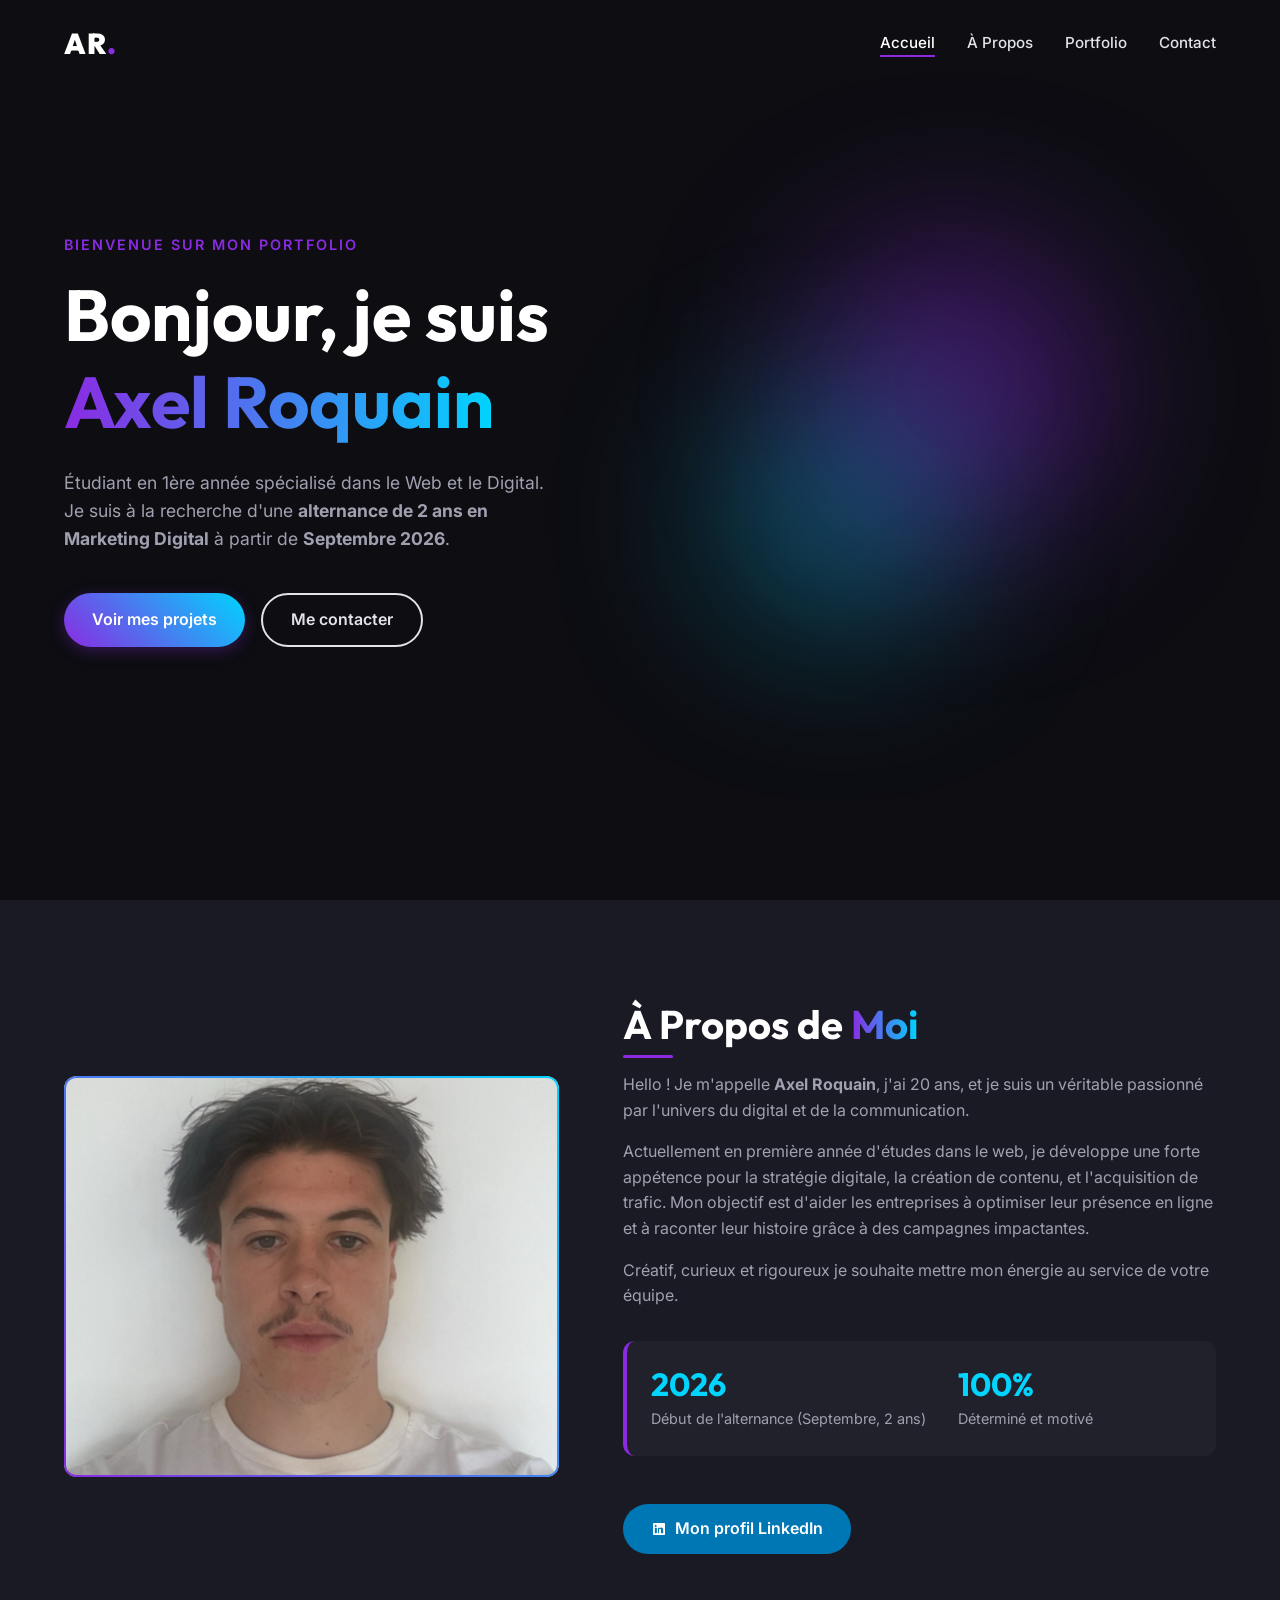
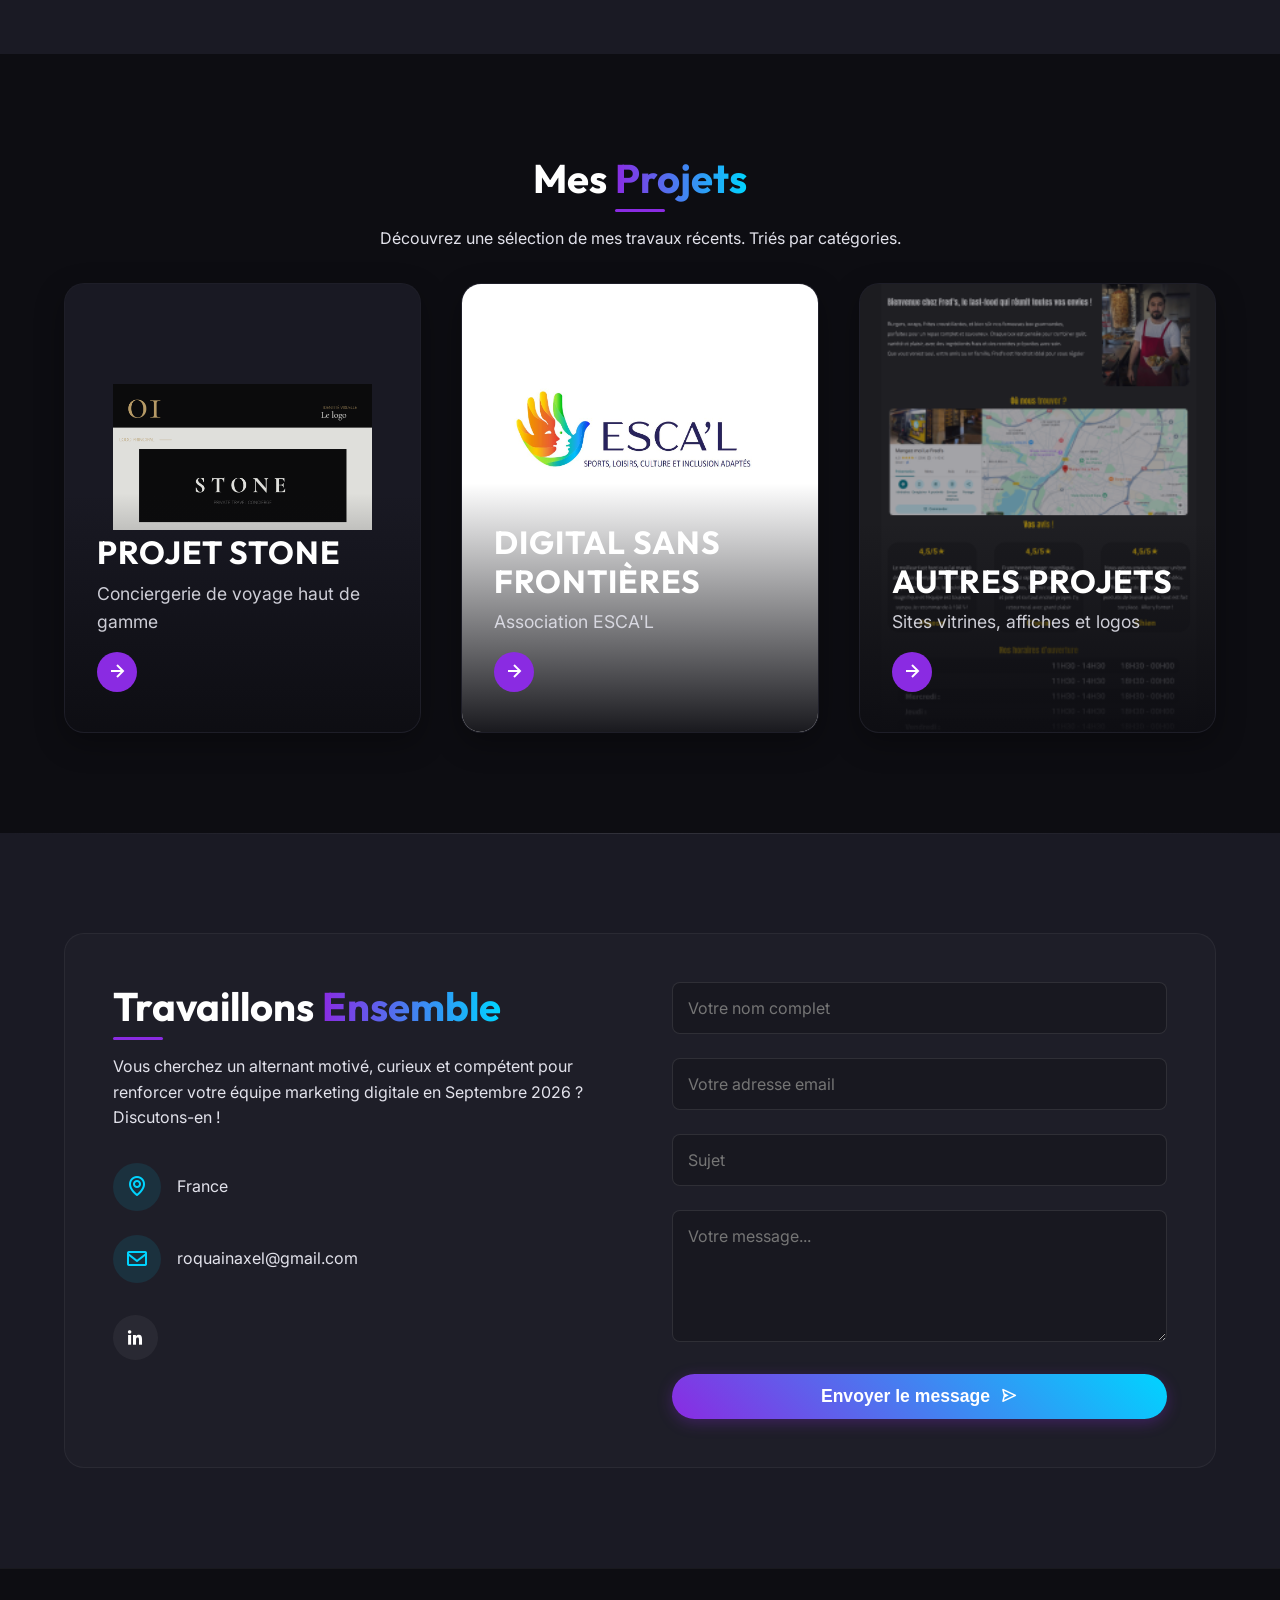
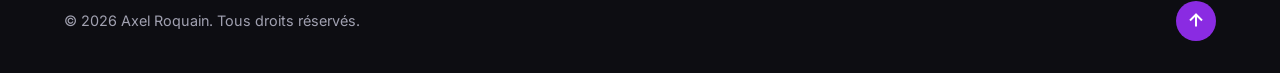
<file: index.html>
<!DOCTYPE html>
<html lang="fr">
<head>
    <meta charset="UTF-8">
    <meta name="viewport" content="width=device-width, initial-scale=1.0">
    <title>Axel Roquain | Portfolio Digital</title>
    <meta name="description" content="Portfolio de Axel Roquain, étudiant en digital à la recherche d'une alternance en marketing digital pour Septembre 2026.">
    
    <!-- Google Fonts -->
    <link rel="preconnect" href="https://fonts.googleapis.com">
    <link rel="preconnect" href="https://fonts.gstatic.com" crossorigin>
    <link href="https://fonts.googleapis.com/css2?family=Inter:wght@300;400;500;600&family=Outfit:wght@400;700;800;900&display=swap" rel="stylesheet">
    
    <!-- Icons -->
    <link href='https://unpkg.com/boxicons@2.1.4/css/boxicons.min.css' rel='stylesheet'>
    
    <!-- Custom CSS -->
    <link rel="stylesheet" href="style.css">
</head>
<body>

    <!-- Navigation -->
    <nav class="navbar">
        <div class="container nav-container">
            <a href="#" class="logo">AR<span>.</span></a>
            <ul class="nav-links">
                <li><a href="#home" class="active">Accueil</a></li>
                <li><a href="#about">À Propos</a></li>
                <li><a href="#portfolio">Portfolio</a></li>
                <li><a href="#contact">Contact</a></li>
            </ul>
            <div class="menu-toggle">
                <i class='bx bx-menu'></i>
            </div>
        </div>
    </nav>

    <!-- Section Accueil -->
    <header id="home" class="hero section">
        <div class="container hero-container">
            <div class="hero-content">
                <span class="subtitle slide-in">Bienvenue sur mon portfolio</span>
                <h1 class="title fade-in">Bonjour, je suis <span class="highlight">Axel Roquain</span></h1>
                <p class="description fade-in-delay">
                    Étudiant en 1ère année spécialisé dans le Web et le Digital. <br>
                    Je suis à la recherche d'une <strong>alternance de 2 ans en Marketing Digital</strong> à partir de <strong>Septembre 2026</strong>.
                </p>
                <div class="hero-btns fade-in-delay-2">
                    <a href="#portfolio" class="btn btn-primary">Voir mes projets</a>
                    <a href="#contact" class="btn btn-secondary">Me contacter</a>
                </div>
            </div>
            <div class="hero-visual">
                <!-- Decorative elements / shapes for aesthetic -->
                <div class="shape shape-1"></div>
                <div class="shape shape-2"></div>
                <div class="shape shape-3"></div>
            </div>
        </div>
    </header>

    <!-- Section À Propos -->
    <section id="about" class="about section">
        <div class="container about-container">
            <div class="about-image">
                <img src="images/photo de moi CV.PNG" alt="Portrait de Axel Roquain" class="profile-img">
            </div>
            <div class="about-text">
                <h2 class="section-title">À Propos de <span class="highlight">Moi</span></h2>
                <p>Hello ! Je m'appelle <strong>Axel Roquain</strong>, j'ai 20 ans, et je suis un véritable passionné par l'univers du digital et de la communication.</p>
                <p>Actuellement en première année d'études dans le web, je développe une forte appétence pour la stratégie digitale, la création de contenu, et l'acquisition de trafic. Mon objectif est d'aider les entreprises à optimiser leur présence en ligne et à raconter leur histoire grâce à des campagnes impactantes.</p>
                <p>Créatif, curieux et rigoureux je souhaite mettre mon énergie au service de votre équipe.</p>
                
                <div class="stats">
                    <div class="stat-item">
                        <h3>2026</h3>
                        <span>Début de l'alternance (Septembre, 2 ans)</span>
                    </div>
                    <div class="stat-item">
                        <h3>100%</h3>
                        <span>Déterminé et motivé</span>
                    </div>
                </div>

                <a href="https://www.linkedin.com/in/axel-roquain-5868262b9/" target="_blank" class="btn btn-linkedin">
                    <i class='bx bxl-linkedin-square'></i> Mon profil LinkedIn
                </a>
            </div>
        </div>
    </section>

    <!-- Section Portfolio -->
    <section id="portfolio" class="portfolio section">
        <div class="container">
            <div class="section-header center">
                <h2 class="section-title">Mes <span class="highlight">Projets</span></h2>
                <p>Découvrez une sélection de mes travaux récents. Triés par catégories.</p>
            </div>

            <!-- Grille de projets mis en avant -->
            <div class="featured-projects-grid">
                
                <!-- Projet 1 : STONE -->
                <a href="projet-stone.html" class="featured-card">
                    <img src="images/projet de partiels/LOGO principal.PNG" alt="Projet STONE" class="card-bg" style="object-fit: contain; background-color: #1a1a24; padding: 3rem; object-position: center 25%; opacity: 0.9;">
                    <div class="card-content">
                        <h3>Projet STONE</h3>
                        <p>Conciergerie de voyage haut de gamme</p>
                        <span class="card-arrow"><i class='bx bx-right-arrow-alt'></i></span>
                    </div>
                </a>

                <!-- Projet 2 : ESCA'L -->
                <a href="projet-escal.html" class="featured-card">
                    <img src="images/projet ESCAL/LOGO.JPG" alt="Projet ESCA'L" class="card-bg" style="object-fit: contain; background-color: #fff; padding: 3rem; object-position: center 20%; opacity: 1;">
                    <div class="card-content">
                        <h3>Digital sans frontières</h3>
                        <p>Association ESCA'L</p>
                        <span class="card-arrow"><i class='bx bx-right-arrow-alt'></i></span>
                    </div>
                </a>

                <!-- Projet 3 : Autres -->
                <a href="autres-projets.html" class="featured-card">
                    <img src="images/mange moi le fred's.PNG" alt="Autres Projets" class="card-bg">
                    <div class="card-content">
                        <h3>Autres Projets</h3>
                        <p>Sites vitrines, affiches et logos</p>
                        <span class="card-arrow"><i class='bx bx-right-arrow-alt'></i></span>
                    </div>
                </a>

            </div>
        </div>
    </section>

    <!-- Section Contact -->
    <section id="contact" class="contact section">
        <div class="container">
            <div class="contact-grid">
                <div class="contact-info">
                    <h2 class="section-title">Travaillons <span class="highlight">Ensemble</span></h2>
                    <p>Vous cherchez un alternant motivé, curieux et compétent pour renforcer votre équipe marketing digitale en Septembre 2026 ? Discutons-en !</p>
                    
                    <ul class="info-list">
                        <li>
                            <i class='bx bx-map'></i>
                            <span>France</span>
                        </li>
                        <li>
                            <i class='bx bx-envelope'></i>
                            <span><a href="mailto:roquainaxel@gmail.com">roquainaxel@gmail.com</a></span>
                        </li>
                    </ul>

                    <div class="social-links">
                        <a href="https://www.linkedin.com/in/axel-roquain-5868262b9/" target="_blank" class="social-btn"><i class='bx bxl-linkedin'></i></a>
                    </div>
                </div>

                <div class="contact-form-container">
                    <form class="contact-form" onsubmit="event.preventDefault(); alert('Message envoyé avec succès !');">
                        <div class="form-group">
                            <input type="text" id="name" placeholder="Votre nom complet" required>
                        </div>
                        <div class="form-group">
                            <input type="email" id="email" placeholder="Votre adresse email" required>
                        </div>
                        <div class="form-group">
                            <input type="text" id="subject" placeholder="Sujet" required>
                        </div>
                        <div class="form-group">
                            <textarea id="message" rows="5" placeholder="Votre message..." required></textarea>
                        </div>
                        <button type="submit" class="btn btn-primary submit-btn">Envoyer le message <i class='bx bx-send'></i></button>
                    </form>
                </div>
            </div>
        </div>
    </section>

    <!-- Footer -->
    <footer>
        <div class="container footer-container">
            <p>&copy; 2026 Axel Roquain. Tous droits réservés.</p>
            <a href="#home" class="scroll-top"><i class='bx bx-up-arrow-alt'></i></a>
        </div>
    </footer>

    <!-- JS Scripts -->
    <script src="script.js"></script>
</body>
</html>
</file>
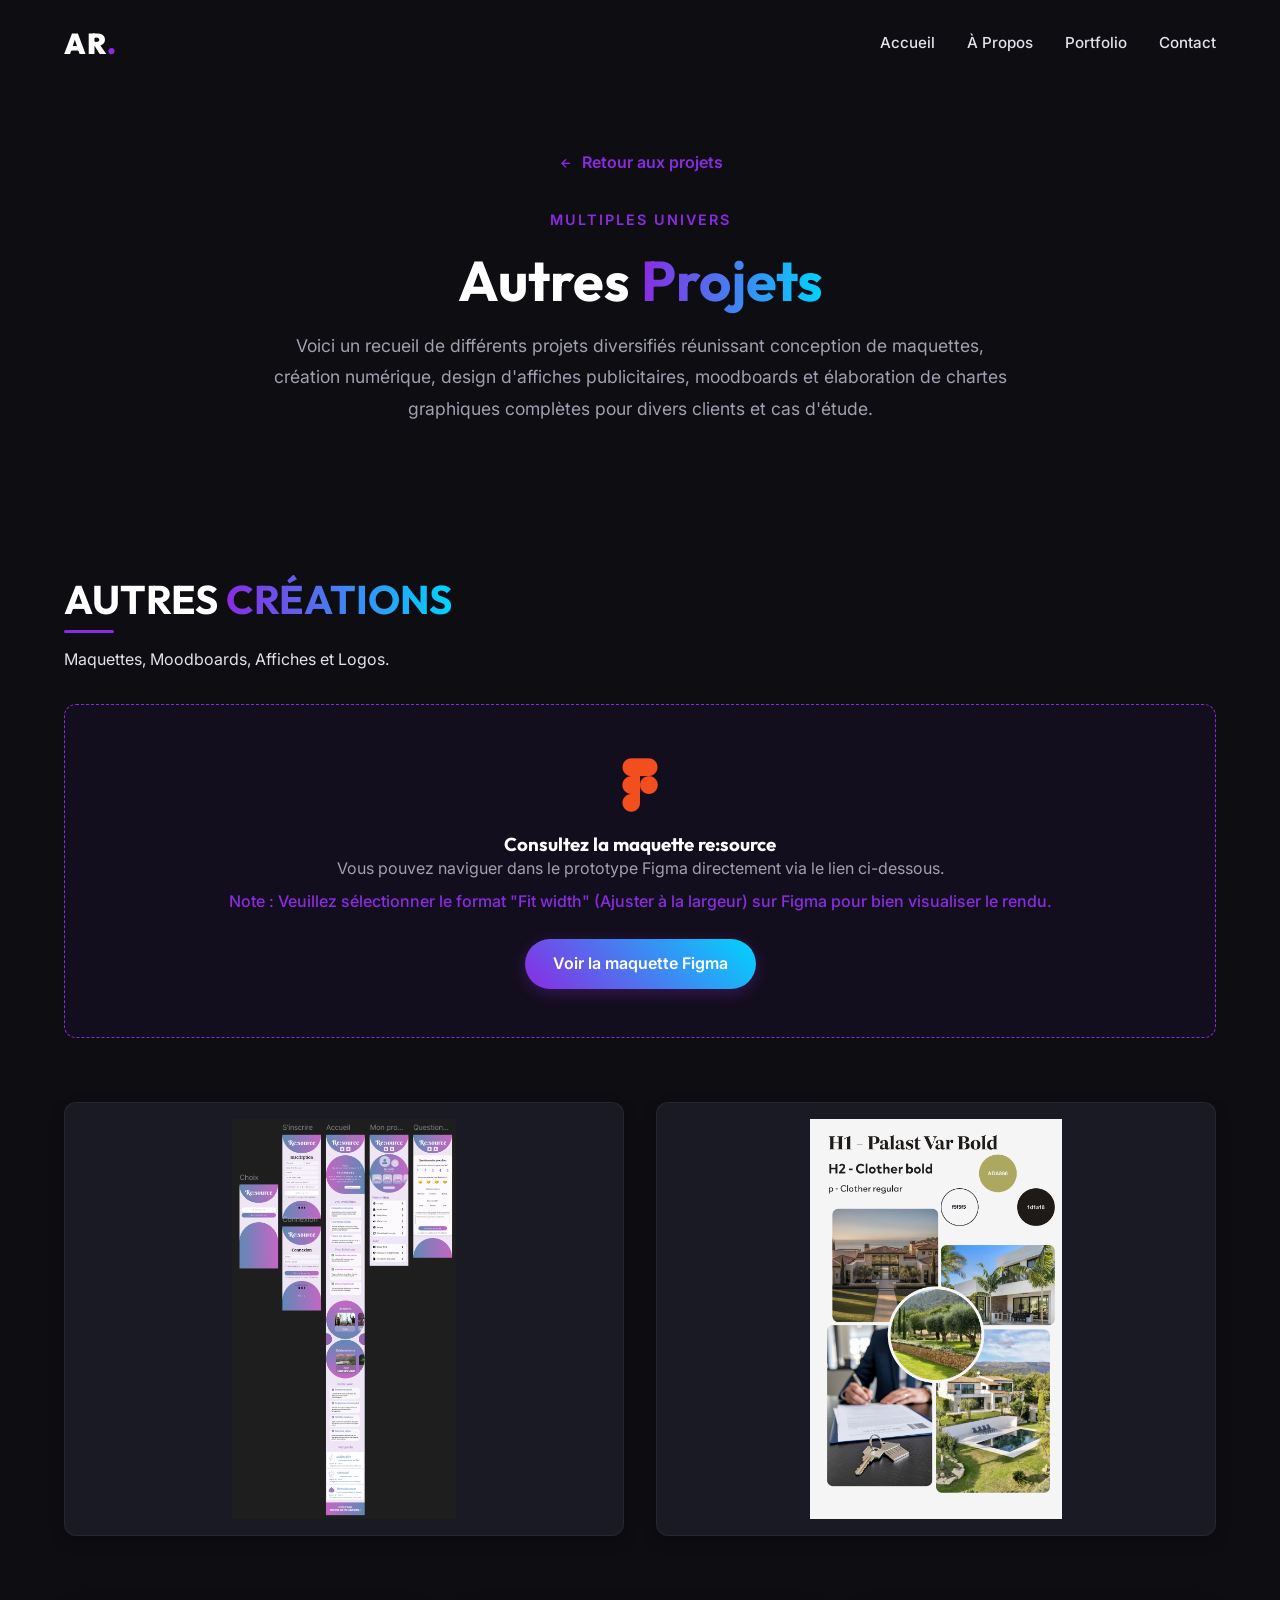
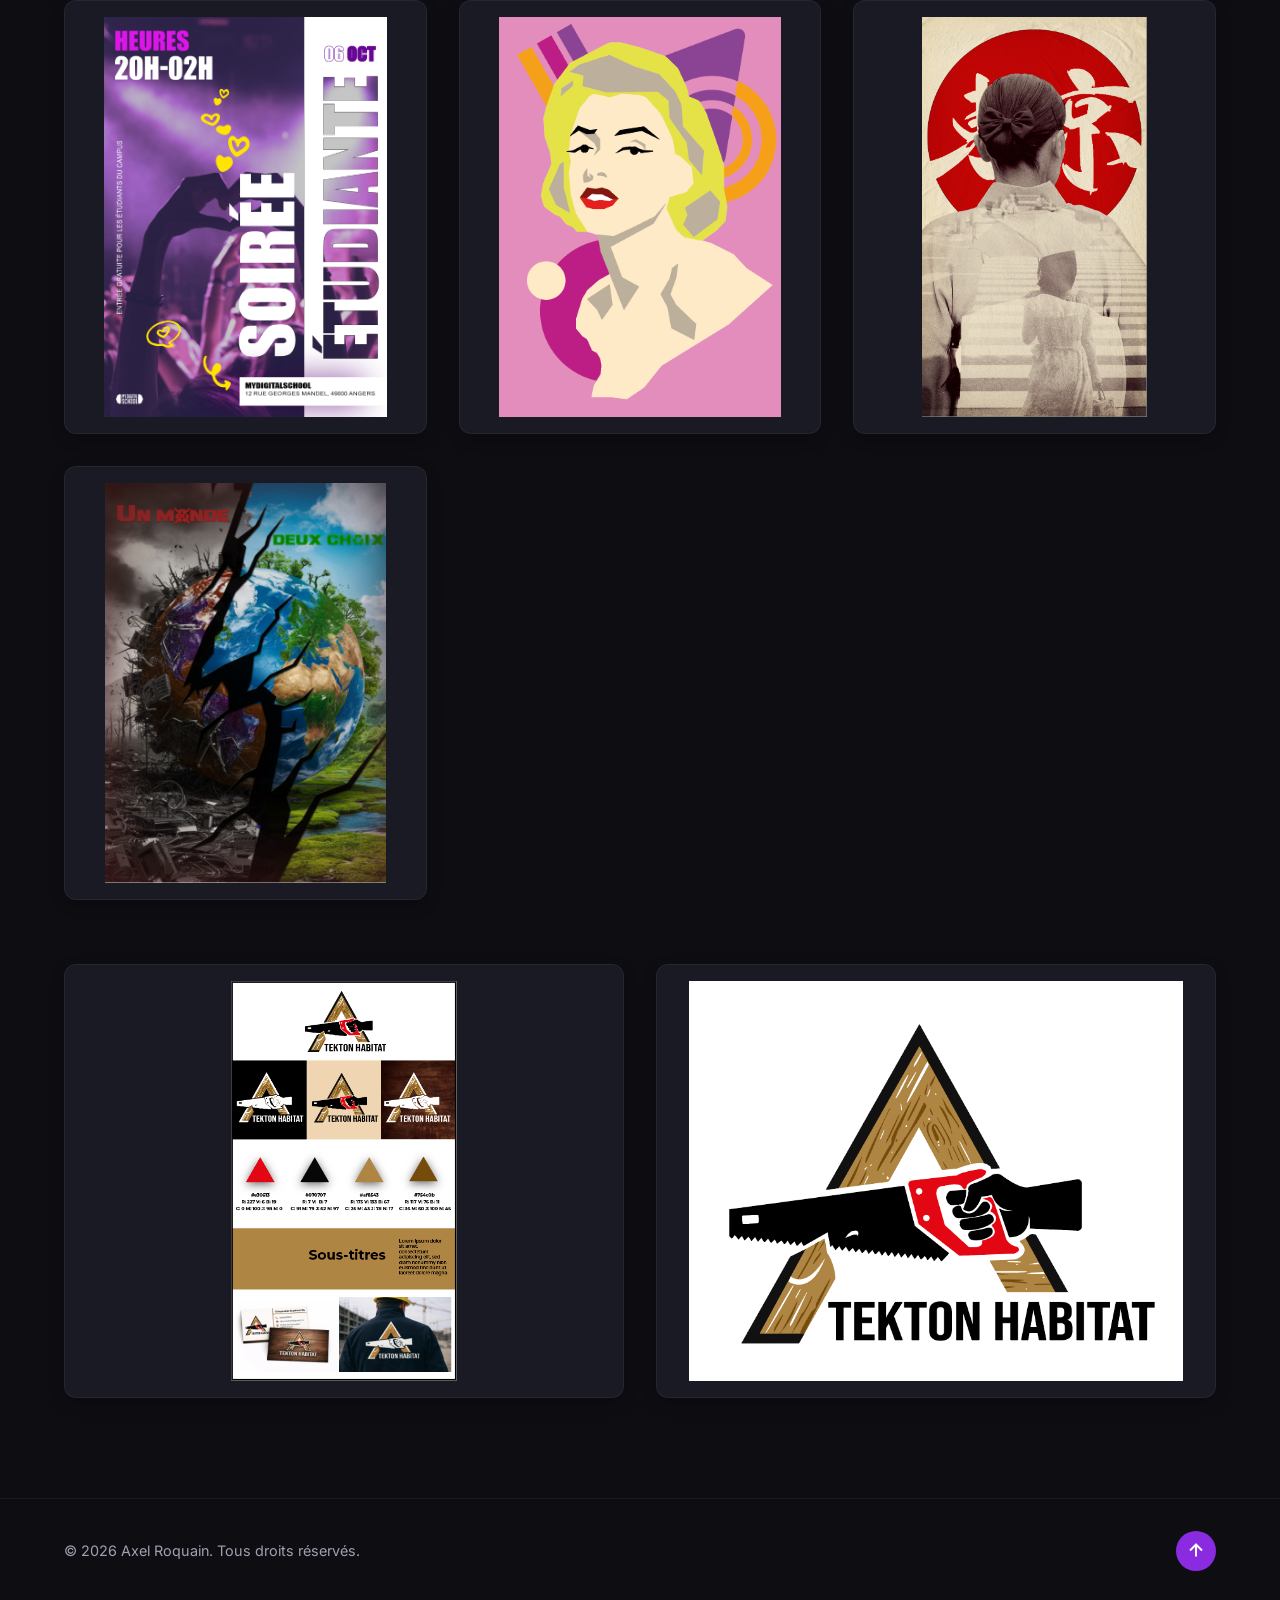
<file: autres-projets.html>
<!DOCTYPE html>
<html lang="fr">
<head>
    <meta charset="UTF-8">
    <meta name="viewport" content="width=device-width, initial-scale=1.0">
    <title>Autres Projets | Axel Roquain</title>
    
    <link rel="preconnect" href="https://fonts.googleapis.com">
    <link rel="preconnect" href="https://fonts.gstatic.com" crossorigin>
    <link href="https://fonts.googleapis.com/css2?family=Inter:wght@300;400;500;600&family=Outfit:wght@400;700;800;900&display=swap" rel="stylesheet">
    
    <link href='https://unpkg.com/boxicons@2.1.4/css/boxicons.min.css' rel='stylesheet'>
    <link rel="stylesheet" href="https://cdn.jsdelivr.net/npm/swiper@11/swiper-bundle.min.css" />
    
    <link rel="stylesheet" href="style.css">
</head>
<body>

    <!-- Navigation -->
    <nav class="navbar">
        <div class="container nav-container">
            <a href="index.html" class="logo">AR<span>.</span></a>
            <ul class="nav-links">
                <li><a href="index.html#home">Accueil</a></li>
                <li><a href="index.html#about">À Propos</a></li>
                <li><a href="index.html#portfolio" class="active">Portfolio</a></li>
                <li><a href="index.html#contact">Contact</a></li>
            </ul>
            <div class="menu-toggle">
                <i class='bx bx-menu'></i>
            </div>
        </div>
    </nav>

    <!-- Project Hero -->
    <header class="section project-header-margin">
        <div class="container center">
            <a href="index.html#portfolio" class="back-link"><i class='bx bx-left-arrow-alt'></i> Retour aux projets</a>
            <span class="subtitle slide-in">Multiples Univers</span>
            <h1 class="project-hero-title fade-in">Autres <span class="highlight">Projets</span></h1>
            <p class="project-hero-desc fade-in-delay">
                Voici un recueil de différents projets diversifiés réunissant conception de maquettes, création numérique, design d'affiches publicitaires, moodboards et élaboration de chartes graphiques complètes pour divers clients et cas d'étude.
            </p>
        </div>
    </header>



    <!-- AUTRES VISUELS -->
    <section class="section">
        <div class="container">
            <h2 class="section-title">AUTRES <span class="highlight">CRÉATIONS</span></h2>
            <p class="text-muted" style="margin-bottom: 2rem;">Maquettes, Moodboards, Affiches et Logos.</p>
            
            <!-- Maquette interactive re:source -->
            <div class="figma-link-container" style="margin-top: 0; margin-bottom: 4rem;">
                <i class='bx bxl-figma' style="font-size: 4rem; color: #f24e1e; margin-bottom: 1rem;"></i>
                <h3>Consultez la maquette re:source</h3>
                <p style="margin-bottom: 0.5rem; color: var(--text-muted)">Vous pouvez naviguer dans le prototype Figma directement via le lien ci-dessous.</p>
                <p style="margin-bottom: 1.5rem; color: var(--primary); font-weight: 500;">Note : Veuillez sélectionner le format "Fit width" (Ajuster à la largeur) sur Figma pour bien visualiser le rendu.</p>
                <a href="https://www.figma.com/proto/F0WYhCrhpADNmcuF4Pt0KX/Fiche-Produit?node-id=14-120&p=f&t=Oze5kRyYE96Uacs6-0&scaling=scale-down-width&content-scaling=fixed&page-id=0%3A1&starting-point-node-id=14%3A120" target="_blank" class="btn btn-primary">Voir la maquette Figma</a>
            </div>

            <!-- Maquettes et Moodboards -->
            <div class="gallery-grid">
                <div class="gallery-item"><img src="images/maquette resource.PNG" alt="Maquette Resource"></div>
                <div class="gallery-item"><img src="images/moodboard.PNG" alt="Moodboard"></div>
            </div>

            <!-- Affiches -->
            <div class="gallery-grid" style="margin-top: 4rem;">
                <div class="gallery-item"><img src="images/affiche soirée étudiante.png" alt="Affiche Soirée Etudiante"></div>
                <div class="gallery-item"><img src="images/mariline.PNG" alt="Mariline"></div>
                <div class="gallery-item"><img src="images/femme.PNG" alt="Affiche Femme"></div>
                <div class="gallery-item"><img src="images/1 md 2 ch.PNG" alt="1 md 2 ch"></div>
            </div>

            <!-- Logos -->
            <div class="gallery-grid" style="margin-top: 4rem;">
                <div class="gallery-item"><img src="images/brandboard tekton.PNG" alt="Brandboard Tekton"></div>
                <div class="gallery-item"><img src="images/logo tekton capture.PNG" alt="Logo Tekton"></div>
            </div>
        </div>
    </section>

    <!-- Footer -->
    <footer>
        <div class="container footer-container">
            <p>&copy; 2026 Axel Roquain. Tous droits réservés.</p>
            <a href="#" class="scroll-top"><i class='bx bx-up-arrow-alt'></i></a>
        </div>
    </footer>

    <!-- JS Scripts -->
    <script src="https://cdn.jsdelivr.net/npm/swiper@11/swiper-bundle.min.js"></script>
    <script src="script.js"></script>
</body>
</html>
</file>
<file: style.css>
/** 
 * Design System - Axel Roquain Portfolio
 */

:root {
    /* Couleurs */
    --bg-color: #0d0d12;
    --surface-color: #1a1a24;
    --surface-color-glass: rgba(26, 26, 36, 0.7);
    --text-color: #e2e2eb;
    --text-muted: #a0a0b0;
    
    /* Accents (Couleurs vibrantes) */
    --primary: #8a2be2; /* Violet électrique */
    --primary-hover: #9d4edd;
    --secondary: #00d4ff; /* Cyan néon */
    
    /* Typographie */
    --font-heading: 'Outfit', sans-serif;
    --font-body: 'Inter', sans-serif;
    
    /* Utilitaires */
    --transition: all 0.3s cubic-bezier(0.25, 0.8, 0.25, 1);
    --border-radius: 12px;
}

/* === Base & Reset === */
* {
    margin: 0;
    padding: 0;
    box-sizing: border-box;
}

html {
    scroll-behavior: smooth;
    font-size: 16px;
}

body {
    background-color: var(--bg-color);
    color: var(--text-color);
    font-family: var(--font-body);
    line-height: 1.6;
    overflow-x: hidden;
}

h1, h2, h3, h4, h5, h6 {
    font-family: var(--font-heading);
    font-weight: 700;
    line-height: 1.2;
    color: #fff;
}

a {
    text-decoration: none;
    color: inherit;
    transition: var(--transition);
}

ul {
    list-style: none;
}

img, video {
    max-width: 100%;
    /* display: block; */ /* Commenté pour éviter de casser alignement, géré au cas par cas */
}

/* === Typography & Utilities === */
.highlight {
    background: linear-gradient(90deg, var(--primary), var(--secondary));
    -webkit-background-clip: text;
    -webkit-text-fill-color: transparent;
    display: inline-block;
}

.container {
    width: 90%;
    max-width: 1200px;
    margin: 0 auto;
}

.section {
    padding: 100px 0;
}

.section-title {
    font-size: 2.5rem;
    margin-bottom: 1.5rem;
    position: relative;
    display: inline-block;
}

.section-title::after {
    content: '';
    position: absolute;
    bottom: -10px;
    left: 0;
    width: 50px;
    height: 3px;
    background: var(--primary);
    border-radius: 2px;
}

.center .section-title::after {
    left: 50%;
    transform: translateX(-50%);
}

.center {
    text-align: center;
}

/* === Buttons === */
.btn {
    display: inline-flex;
    align-items: center;
    justify-content: center;
    padding: 12px 28px;
    border-radius: 30px;
    font-weight: 600;
    font-size: 1rem;
    cursor: pointer;
    transition: var(--transition);
    border: none;
    outline: none;
}

.btn-primary {
    background: linear-gradient(45deg, var(--primary), var(--secondary));
    color: #fff;
    box-shadow: 0 4px 15px rgba(138, 43, 226, 0.3);
}

.btn-primary:hover {
    transform: translateY(-3px);
    box-shadow: 0 8px 25px rgba(138, 43, 226, 0.5);
}

.btn-secondary {
    background: transparent;
    border: 2px solid var(--text-color);
    color: var(--text-color);
}

.btn-secondary:hover {
    background: var(--text-color);
    color: var(--bg-color);
}

.btn-linkedin {
    background: #0077b5;
    color: #fff;
    margin-top: 1rem;
    gap: 8px;
}

.btn-linkedin:hover {
    background: #005582;
    transform: translateY(-2px);
}

/* === Navigation === */
.navbar {
    position: fixed;
    top: 0;
    left: 0;
    width: 100%;
    padding: 20px 0;
    z-index: 1000;
    transition: var(--transition);
}

.navbar.scrolled {
    background: rgba(13, 13, 18, 0.9);
    backdrop-filter: blur(10px);
    box-shadow: 0 4px 30px rgba(0, 0, 0, 0.1);
    padding: 15px 0;
}

.nav-container {
    display: flex;
    justify-content: space-between;
    align-items: center;
}

.logo {
    font-size: 1.8rem;
    font-family: var(--font-heading);
    font-weight: 900;
    color: #fff;
    letter-spacing: 1px;
}

.logo span {
    color: var(--primary);
}

.nav-links {
    display: flex;
    gap: 2rem;
}

.nav-links li a {
    font-weight: 500;
    font-size: 0.95rem;
    position: relative;
}

.nav-links li a::before {
    content: '';
    position: absolute;
    bottom: -5px;
    left: 0;
    width: 0;
    height: 2px;
    background: var(--primary);
    transition: var(--transition);
}

.nav-links li a:hover::before,
.nav-links li a.active::before {
    width: 100%;
}

.nav-links li a:hover,
.nav-links li a.active {
    color: #fff;
}

.menu-toggle {
    display: none;
    font-size: 2rem;
    cursor: pointer;
    color: #fff;
}

/* === Hero Section === */
.hero {
    min-height: 100vh;
    display: flex;
    align-items: center;
    position: relative;
    padding-top: 80px;
}

.hero-container {
    display: grid;
    grid-template-columns: 1fr 1fr;
    gap: 2rem;
    align-items: center;
}

.subtitle {
    display: block;
    color: var(--primary);
    font-weight: 600;
    letter-spacing: 2px;
    text-transform: uppercase;
    margin-bottom: 1rem;
    font-size: 0.9rem;
}

.hero .title {
    font-size: 4.5rem;
    margin-bottom: 1.5rem;
}

.hero .description {
    font-size: 1.1rem;
    color: var(--text-muted);
    margin-bottom: 2.5rem;
    max-width: 500px;
}

.hero-btns {
    display: flex;
    gap: 1rem;
}

.hero-visual {
    position: relative;
    height: 500px;
    display: flex;
    justify-content: center;
    align-items: center;
}

.shape {
    position: absolute;
    border-radius: 50%;
    filter: blur(80px);
    z-index: -1;
}

.shape-1 {
    width: 300px;
    height: 300px;
    background: rgba(138, 43, 226, 0.4);
    top: 10%;
    right: 20%;
    animation: float 6s ease-in-out infinite;
}

.shape-2 {
    width: 250px;
    height: 250px;
    background: rgba(0, 212, 255, 0.3);
    bottom: 10%;
    left: 10%;
    animation: float 8s ease-in-out infinite reverse;
}

@keyframes float {
    0% { transform: translateY(0px) rotate(0deg); }
    50% { transform: translateY(-30px) rotate(10deg); }
    100% { transform: translateY(0px) rotate(0deg); }
}

/* === About Section === */
.about {
    background: var(--surface-color);
}

.about-container {
    display: grid;
    grid-template-columns: 1fr 1.2fr;
    gap: 4rem;
    align-items: center;
}

.about-image {
    position: relative;
    border-radius: var(--border-radius);
    overflow: hidden;
}

.about-image::before {
    content: '';
    position: absolute;
    inset: 0;
    border: 2px solid transparent;
    border-radius: var(--border-radius);
    background: linear-gradient(45deg, var(--primary), var(--secondary)) border-box;
    -webkit-mask: linear-gradient(#fff 0 0) padding-box, linear-gradient(#fff 0 0);
    -webkit-mask-composite: xor;
    mask-composite: exclude;
    z-index: 2;
    pointer-events: none;
}

.profile-img {
    width: 100%;
    height: auto;
    display: block;
    border-radius: var(--border-radius);
    transition: var(--transition);
}

.about-image:hover .profile-img {
    transform: scale(1.05);
}

.about-text p {
    color: var(--text-muted);
    margin-bottom: 1rem;
}

.stats {
    display: flex;
    gap: 2rem;
    margin: 2rem 0;
    padding: 1.5rem;
    background: rgba(255, 255, 255, 0.03);
    border-radius: var(--border-radius);
    border-left: 4px solid var(--primary);
}

.stat-item h3 {
    font-size: 2rem;
    color: var(--secondary);
    margin-bottom: 0.2rem;
}

.stat-item span {
    font-size: 0.9rem;
    color: var(--text-muted);
}

/* === Portfolio Section === */
.filter-buttons {
    display: flex;
    justify-content: center;
    gap: 1rem;
    margin: 3rem 0;
    flex-wrap: wrap;
}

.filter-btn {
    background: transparent;
    border: 1px solid var(--text-muted);
    color: var(--text-color);
    padding: 8px 20px;
    border-radius: 20px;
    cursor: pointer;
    font-family: var(--font-body);
    font-weight: 500;
    transition: var(--transition);
}

.filter-btn.active, .filter-btn:hover {
    background: var(--primary);
    border-color: var(--primary);
    color: #fff;
    box-shadow: 0 4px 10px rgba(138, 43, 226, 0.3);
}

.portfolio-grid {
    display: grid;
    grid-template-columns: repeat(auto-fill, minmax(300px, 1fr));
    gap: 2rem;
}

.portfolio-card {
    background: var(--surface-color);
    border-radius: var(--border-radius);
    overflow: hidden;
    transition: var(--transition);
    border: 1px solid rgba(255, 255, 255, 0.05);
    display: flex;
    flex-direction: column;
}

.portfolio-card:hover {
    transform: translateY(-10px);
    border-color: rgba(138, 43, 226, 0.3);
    box-shadow: 0 10px 30px rgba(0, 0, 0, 0.5);
}

.card-image, .card-video-container {
    position: relative;
    width: 100%;
    aspect-ratio: 4 / 3;
    overflow: hidden;
    background: var(--surface-color);
    display: flex;
    justify-content: center;
    align-items: center;
}

.card-image img {
    width: 100%;
    height: 100%;
    object-fit: contain; /* Affiche l'image en entier sans la rogner */
    transition: transform 0.5s ease;
    padding: 1rem; /* Ajoute un peu de respiration autour de l'image */
}

.portfolio-video {
    width: 100%;
    height: 100%;
    object-fit: contain;
}

.card-overlay {
    position: absolute;
    inset: 0;
    background: rgba(13, 13, 18, 0.8);
    display: flex;
    justify-content: center;
    align-items: center;
    opacity: 0;
    transition: var(--transition);
}

.card-overlay i {
    font-size: 3rem;
    color: #fff;
    transform: translateY(20px);
    transition: var(--transition);
}

.portfolio-card:hover .card-overlay {
    opacity: 1;
}

.portfolio-card:hover .card-overlay i {
    transform: translateY(0);
}

.portfolio-card:hover .card-image img {
    transform: scale(1.1);
}

.card-content {
    padding: 1.5rem;
    flex-grow: 1;
}

.card-content h3 {
    font-size: 1.2rem;
    margin-bottom: 0.5rem;
}

.category {
    font-size: 0.85rem;
    color: var(--primary);
    font-weight: 500;
}

/* MixItUp Classes (Pour le JS) */
.mix {
    display: none; /* Caché par défaut, MixItUp s'en occupe... ou notre propre script JS */
}

/* === Contact Section === */
.contact {
    background: var(--surface-color);
    position: relative;
}

.contact::before {
    content: '';
    position: absolute;
    top: 0;
    left: 0;
    width: 100%;
    height: 1px;
    background: linear-gradient(90deg, transparent, rgba(255, 255, 255, 0.1), transparent);
}

.contact-grid {
    display: grid;
    grid-template-columns: 1fr 1fr;
    gap: 4rem;
    background: rgba(255, 255, 255, 0.02);
    padding: 3rem;
    border-radius: 20px;
    border: 1px solid rgba(255, 255, 255, 0.05);
}

.info-list {
    margin: 2rem 0;
}

.info-list li {
    display: flex;
    align-items: center;
    gap: 1rem;
    margin-bottom: 1.5rem;
}

.info-list i {
    font-size: 1.5rem;
    color: var(--secondary);
    background: rgba(0, 212, 255, 0.1);
    padding: 12px;
    border-radius: 50%;
}

.social-links {
    display: flex;
    gap: 1rem;
}

.social-btn {
    width: 45px;
    height: 45px;
    display: flex;
    justify-content: center;
    align-items: center;
    background: rgba(255, 255, 255, 0.05);
    border-radius: 50%;
    font-size: 1.2rem;
    color: #fff;
}

.social-btn:hover {
    background: var(--primary);
    transform: translateY(-3px);
}

.contact-form .form-group {
    margin-bottom: 1.5rem;
}

.contact-form input,
.contact-form textarea {
    width: 100%;
    padding: 15px;
    background: rgba(0, 0, 0, 0.2);
    border: 1px solid rgba(255, 255, 255, 0.1);
    border-radius: 8px;
    color: #fff;
    font-family: var(--font-body);
    font-size: 1rem;
    transition: var(--transition);
}

.contact-form input:focus,
.contact-form textarea:focus {
    outline: none;
    border-color: var(--primary);
    background: rgba(0, 0, 0, 0.4);
}

.submit-btn {
    width: 100%;
    font-size: 1.1rem;
    gap: 10px;
}

/* === Footer === */
footer {
    padding: 2rem 0;
    text-align: center;
    background: var(--bg-color);
    border-top: 1px solid rgba(255, 255, 255, 0.05);
}

.footer-container {
    display: flex;
    justify-content: space-between;
    align-items: center;
}

.footer-container p {
    color: var(--text-muted);
    font-size: 0.9rem;
}

.scroll-top {
    background: var(--primary);
    color: #fff;
    width: 40px;
    height: 40px;
    display: flex;
    justify-content: center;
    align-items: center;
    border-radius: 50%;
    font-size: 1.5rem;
}

.scroll-top:hover {
    background: var(--primary-hover);
    transform: translateY(-3px);
}

/* === Animations Initiales === */
.slide-in {
    opacity: 0;
    transform: translateX(-30px);
    animation: slideIn 0.8s forwards;
}

.fade-in {
    opacity: 0;
    transform: translateY(20px);
    animation: fadeIn 0.8s forwards;
}

.fade-in-delay {
    opacity: 0;
    transform: translateY(20px);
    animation: fadeIn 0.8s 0.2s forwards;
}

.fade-in-delay-2 {
    opacity: 0;
    transform: translateY(20px);
    animation: fadeIn 0.8s 0.4s forwards;
}

@keyframes slideIn {
    to { opacity: 1; transform: translateX(0); }
}

@keyframes fadeIn {
    to { opacity: 1; transform: translateY(0); }
}

/* === Responsive Design === */
@media (max-width: 992px) {
    .hero-container {
        grid-template-columns: 1fr;
        text-align: center;
    }

    .hero .title {
        font-size: 3.5rem;
    }

    .hero .description {
        margin: 0 auto 2rem;
    }

    .hero-btns {
        justify-content: center;
    }

    .hero-visual {
        display: none; /* On cache les formes abstraites sur mobile pour alléger */
    }

    .about-container {
        grid-template-columns: 1fr;
    }
    
    .about-image {
        max-width: 400px;
        margin: 0 auto;
    }

    .contact-grid {
        grid-template-columns: 1fr;
        padding: 2rem;
    }
}

@media (max-width: 768px) {
    .menu-toggle {
        display: block;
    }

    .nav-links {
        position: fixed;
        top: 70px;
        left: -100%;
        width: 100%;
        height: calc(100vh - 70px);
        background: var(--bg-color);
        flex-direction: column;
        align-items: center;
        justify-content: center;
        transition: 0.4s ease;
    }

    .nav-links.nav-active {
        left: 0;
    }

    .hero .title {
        font-size: 2.8rem;
    }

    .section-title {
        font-size: 2rem;
    }
    
    .footer-container {
        flex-direction: column;
        gap: 1rem;
    }
}

/* === Project Pages Specific === */
.project-header-margin {
    padding-top: 150px;
    padding-bottom: 50px;
}

.project-hero-title {
    font-size: 3.5rem;
    margin-bottom: 1rem;
}

.project-hero-desc {
    color: var(--text-muted);
    font-size: 1.1rem;
    max-width: 800px;
    margin: 0 auto;
    line-height: 1.8;
    text-align: center;
    padding: 0 1.5rem;
}

.back-link {
    display: inline-flex;
    align-items: center;
    gap: 8px;
    color: var(--primary);
    font-weight: 600;
    margin-bottom: 2rem;
    transition: var(--transition);
}

.back-link:hover {
    color: var(--secondary);
    transform: translateX(-5px);
}

.video-showcase {
    width: 100%;
    border-radius: var(--border-radius);
    overflow: hidden;
    box-shadow: 0 10px 40px rgba(0,0,0,0.4);
    border: 1px solid rgba(255,255,255,0.05);
    margin: 2rem 0;
}

.video-showcase video {
    width: 100%;
    height: auto;
    display: block;
}

/* Swiper Carousel Customization */
.project-carousel {
    padding-bottom: 50px;
}

.swiper {
    width: 100%;
    border-radius: var(--border-radius);
}

.swiper-slide {
    display: flex;
    justify-content: center;
    align-items: center;
    background: var(--surface-color);
    border-radius: var(--border-radius);
    overflow: hidden;
    border: 1px solid rgba(255,255,255,0.05);
    height: 60vh; /* Consistent size */
}

.swiper-slide img {
    width: 100%;
    height: 100%;
    object-fit: contain;
    padding: 1rem;
}

.swiper-pagination-bullet {
    background: var(--text-color) !important;
}

.swiper-pagination-bullet-active {
    background: var(--primary) !important;
}

.swiper-button-next, .swiper-button-prev {
    color: var(--primary) !important;
    text-shadow: 0 2px 5px rgba(0,0,0,0.5);
}

/* Gallery Grid for Print & Others */
.gallery-grid {
    display: grid;
    grid-template-columns: repeat(auto-fit, minmax(300px, 1fr));
    gap: 2rem;
    margin-top: 2rem;
}

.gallery-item {
    border-radius: var(--border-radius);
    overflow: hidden;
    background: var(--surface-color);
    border: 1px solid rgba(255,255,255,0.05);
    box-shadow: 0 5px 15px rgba(0,0,0,0.2);
    display: flex;
    justify-content: center;
    align-items: center;
    padding: 1rem;
    transition: var(--transition);
}

.gallery-item:hover {
    transform: translateY(-5px);
    box-shadow: 0 10px 25px rgba(138,43,226,0.3);
}

.gallery-item img {
    max-height: 400px;
    object-fit: contain;
}

.figma-link-container {
    text-align: center;
    margin-top: 4rem;
    padding: 3rem;
    background: rgba(138, 43, 226, 0.05);
    border-radius: var(--border-radius);
    border: 1px dashed var(--primary);
}

/* === Featured Portfolio Cards (index.html) === */
.featured-projects-grid {
    display: grid;
    grid-template-columns: repeat(auto-fit, minmax(320px, 1fr));
    gap: 2.5rem;
    margin-top: 2rem;
}

.featured-card {
    position: relative;
    border-radius: 20px;
    overflow: hidden;
    height: 450px;
    background: var(--surface-color);
    box-shadow: 0 10px 30px rgba(0,0,0,0.3);
    transition: all 0.4s ease;
    border: 1px solid rgba(255,255,255,0.02);
    display: block; /* Acts as a link */
    cursor: pointer;
}

.featured-card:hover {
    transform: translateY(-10px) scale(1.02);
    box-shadow: 0 15px 40px rgba(138, 43, 226, 0.4);
    border-color: rgba(138, 43, 226, 0.5);
}

.featured-card .card-bg {
    position: absolute;
    top: 0;
    left: 0;
    width: 100%;
    height: 100%;
    object-fit: cover;
    transition: transform 0.8s ease;
    z-index: 1;
    opacity: 0.6;
}

.featured-card:hover .card-bg {
    transform: scale(1.08);
    opacity: 0.4;
}

.featured-card .card-content {
    position: absolute;
    bottom: 0;
    left: 0;
    width: 100%;
    padding: 2.5rem 2rem;
    z-index: 3;
    background: linear-gradient(to top, rgba(13, 13, 18, 0.95), rgba(13, 13, 18, 0));
}

.featured-card h3 {
    font-size: 2rem;
    margin-bottom: 0.5rem;
    color: #fff;
    text-transform: uppercase;
    letter-spacing: 1px;
}

.featured-card p {
    color: var(--text-color);
    font-size: 1.1rem;
    margin-bottom: 1rem;
    opacity: 0.9;
}

.card-arrow {
    display: inline-flex;
    justify-content: center;
    align-items: center;
    width: 40px;
    height: 40px;
    border-radius: 50%;
    background: var(--primary);
    color: #fff;
    font-size: 1.5rem;
    transition: var(--transition);
}

.featured-card:hover .card-arrow {
    background: var(--secondary);
    transform: translateX(10px);
}

/* === Lightbox (Zoom Image) === */
.lightbox {
    position: fixed;
    top: 0;
    left: 0;
    width: 100vw;
    height: 100vh;
    background: rgba(13, 13, 18, 0.98);
    display: flex;
    justify-content: center;
    align-items: center;
    z-index: 9999;
    opacity: 0;
    pointer-events: none;
    transition: opacity 0.3s ease;
    overflow: auto;
}

.lightbox.active {
    opacity: 1;
    pointer-events: all;
}

.lightbox img {
    max-width: none;
    max-height: none;
    height: 95vh;
    object-fit: contain;
    transform: scale(0.9);
    transition: transform 0.4s cubic-bezier(0.25, 0.8, 0.25, 1);
    box-shadow: 0 10px 40px rgba(0, 0, 0, 0.8);
    cursor: zoom-out;
}

.lightbox.active img {
    transform: scale(1.3);
}

.lightbox-close {
    position: absolute;
    top: 30px;
    right: 40px;
    font-size: 2.5rem;
    color: #fff;
    cursor: pointer;
    transition: var(--transition);
}

.lightbox-close:hover {
    color: var(--primary);
    transform: scale(1.1);
}

.zoomable {
    cursor: zoom-in !important;
    transition: opacity 0.3s ease;
}

.zoomable:hover {
    opacity: 0.8;
}
</file>
